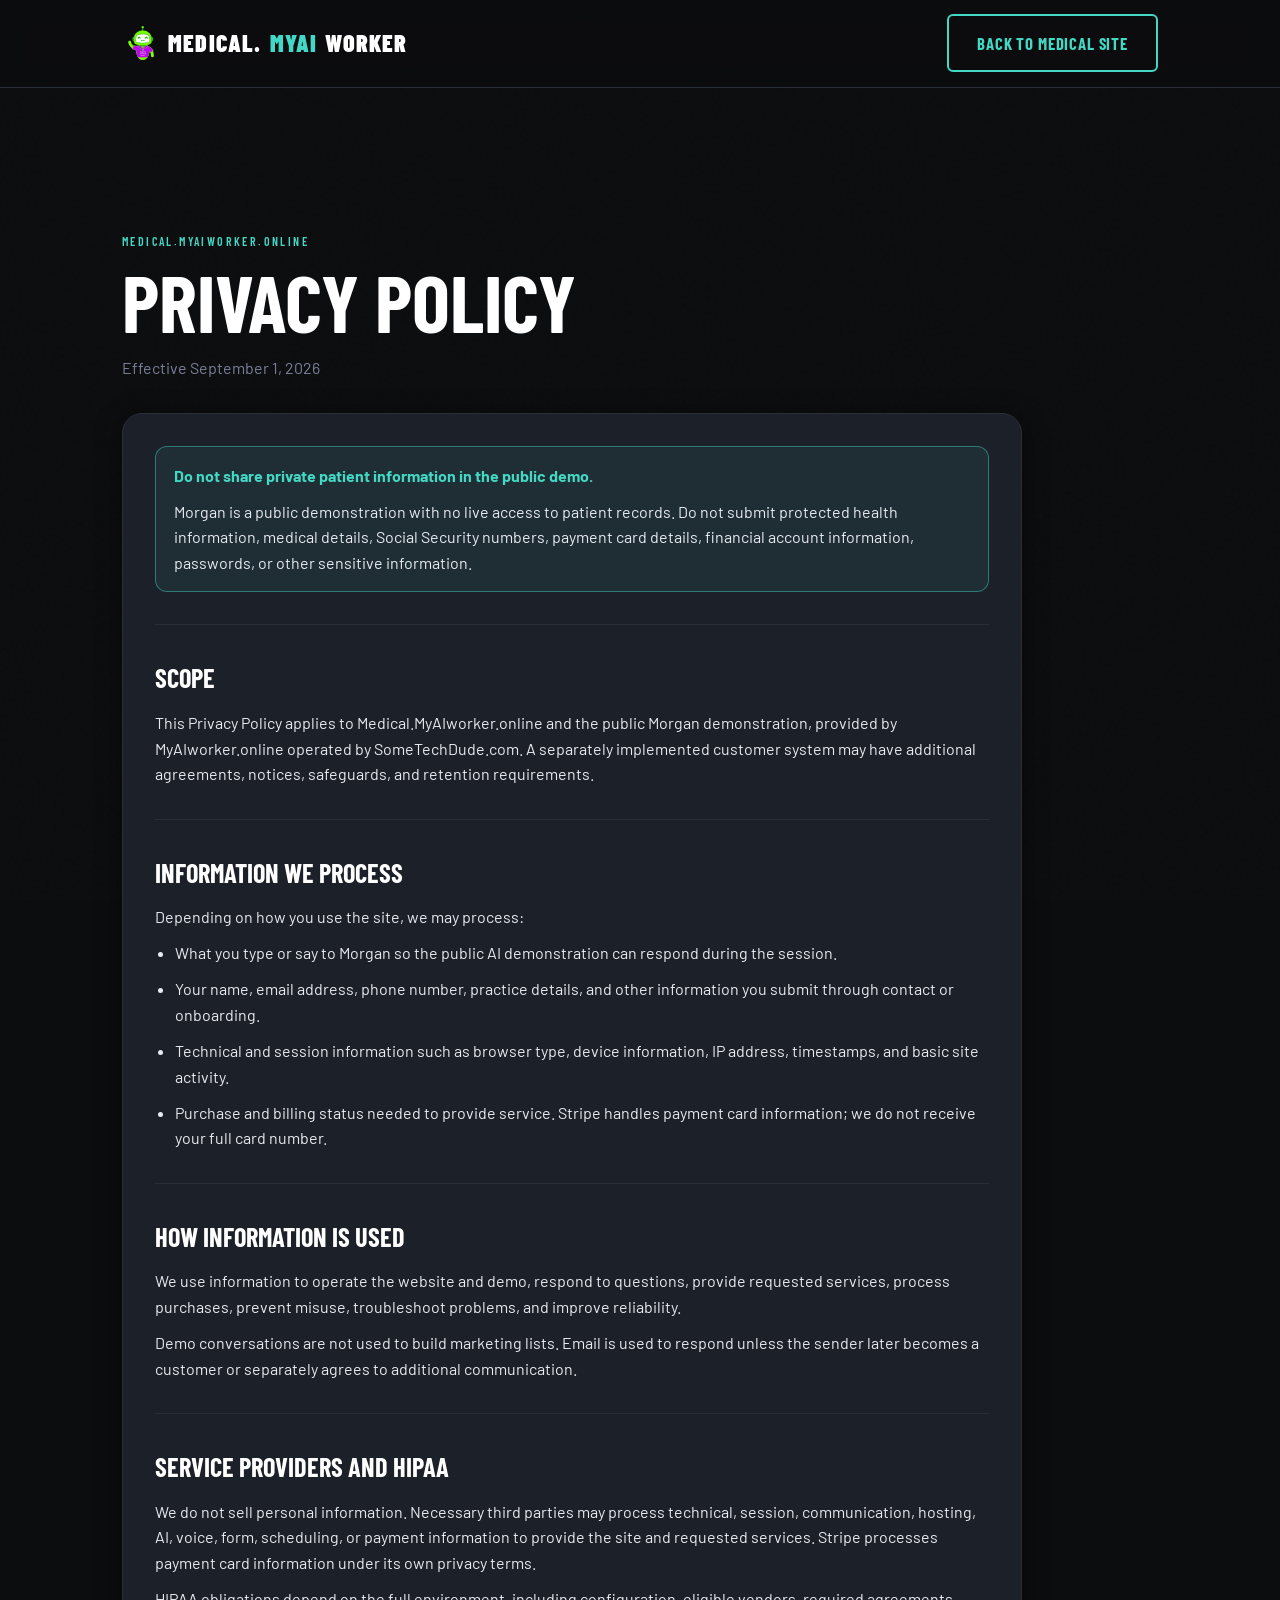
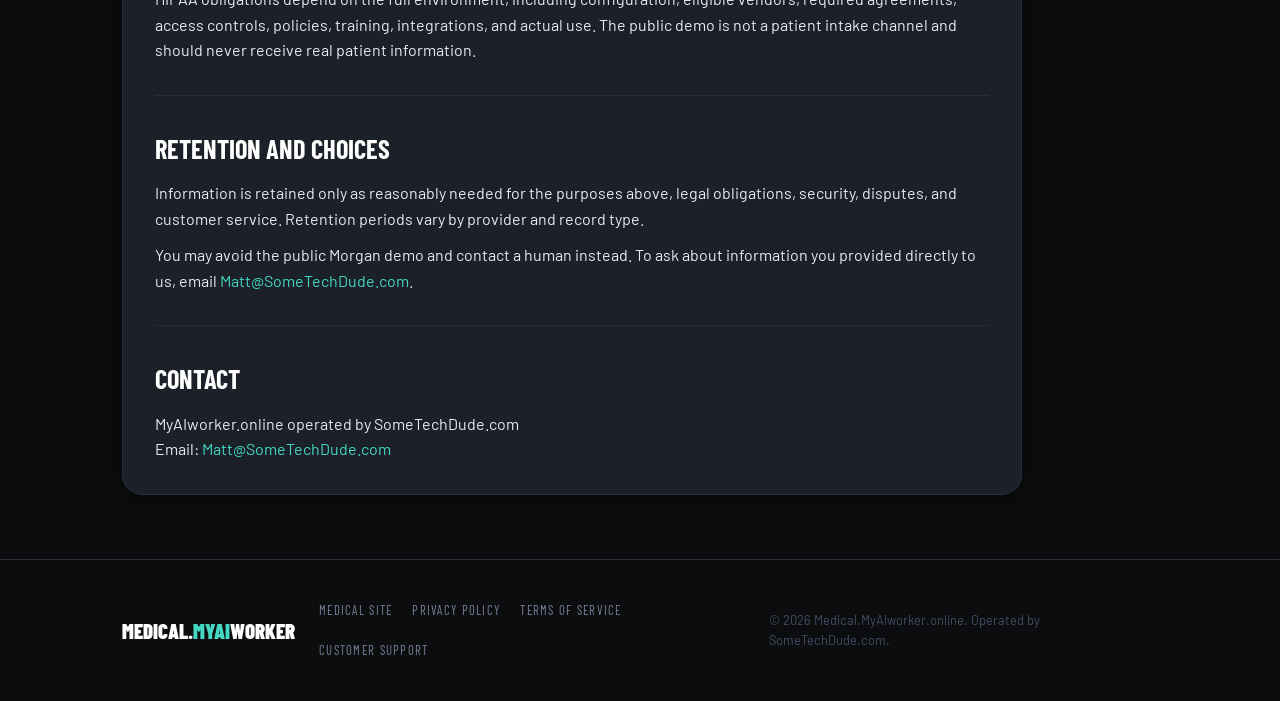
<file: privacy.html>
<!DOCTYPE html><html lang="en"><head><meta charset="UTF-8"><meta name="viewport" content="width=device-width,initial-scale=1"><meta name="description" content="Privacy Policy for Medical.MyAIworker.online and the Morgan AI demonstration."><meta name="robots" content="index, follow"><link rel="canonical" href="https://medical.myaiworker.online/privacy.html"><link rel="icon" href="favicon.ico"><link rel="stylesheet" href="css/style.css?v=20260901-1"><link rel="stylesheet" href="css/medical.css?v=20260901-1"><title>Privacy Policy | Medical.MyAIworker.online</title></head><body>
<nav class="site-nav" aria-label="Main navigation"><div class="container nav-inner"><a href="/" class="nav-logo"><img src="images/logo-512.png" alt="MyAIworker mascot" class="nav-logo-img">Medical.<span>MyAI</span>Worker</a><a href="/" class="btn btn--outline">Back to Medical Site</a></div></nav>
<main class="policy-main"><div class="container"><header class="policy-header"><span class="section-label">Medical.MyAIworker.online</span><h1>Privacy Policy</h1><p>Effective September 1, 2026</p></header><article class="policy-card">
<section class="policy-section policy-callout"><strong>Do not share private patient information in the public demo.</strong><p>Morgan is a public demonstration with no live access to patient records. Do not submit protected health information, medical details, Social Security numbers, payment card details, financial account information, passwords, or other sensitive information.</p></section>
<section class="policy-section"><h2>Scope</h2><p>This Privacy Policy applies to Medical.MyAIworker.online and the public Morgan demonstration, provided by MyAIworker.online operated by SomeTechDude.com. A separately implemented customer system may have additional agreements, notices, safeguards, and retention requirements.</p></section>
<section class="policy-section"><h2>Information We Process</h2><p>Depending on how you use the site, we may process:</p><ul><li>What you type or say to Morgan so the public AI demonstration can respond during the session.</li><li>Your name, email address, phone number, practice details, and other information you submit through contact or onboarding.</li><li>Technical and session information such as browser type, device information, IP address, timestamps, and basic site activity.</li><li>Purchase and billing status needed to provide service. Stripe handles payment card information; we do not receive your full card number.</li></ul></section>
<section class="policy-section"><h2>How Information Is Used</h2><p>We use information to operate the website and demo, respond to questions, provide requested services, process purchases, prevent misuse, troubleshoot problems, and improve reliability.</p><p>Demo conversations are not used to build marketing lists. Email is used to respond unless the sender later becomes a customer or separately agrees to additional communication.</p></section>
<section class="policy-section"><h2>Service Providers and HIPAA</h2><p>We do not sell personal information. Necessary third parties may process technical, session, communication, hosting, AI, voice, form, scheduling, or payment information to provide the site and requested services. Stripe processes payment card information under its own privacy terms.</p><p>HIPAA obligations depend on the full environment, including configuration, eligible vendors, required agreements, access controls, policies, training, integrations, and actual use. The public demo is not a patient intake channel and should never receive real patient information.</p></section>
<section class="policy-section"><h2>Retention and Choices</h2><p>Information is retained only as reasonably needed for the purposes above, legal obligations, security, disputes, and customer service. Retention periods vary by provider and record type.</p><p>You may avoid the public Morgan demo and contact a human instead. To ask about information you provided directly to us, email <a href="mailto:Matt@SomeTechDude.com">Matt@SomeTechDude.com</a>.</p></section>
<section class="policy-section"><h2>Contact</h2><p>MyAIworker.online operated by SomeTechDude.com<br>Email: <a href="mailto:Matt@SomeTechDude.com">Matt@SomeTechDude.com</a></p></section>
</article></div></main><footer class="site-footer"><div class="container footer-inner"><div class="footer-logo">Medical.<span>MyAI</span>Worker</div><nav class="footer-links" aria-label="Footer navigation"><a href="/">Medical Site</a><a href="privacy.html">Privacy Policy</a><a href="terms.html">Terms of Service</a><a href="support.html">Customer Support</a></nav><p class="footer-copy">&copy; 2026 Medical.MyAIworker.online. Operated by SomeTechDude.com.</p></div></footer></body></html>
</file>
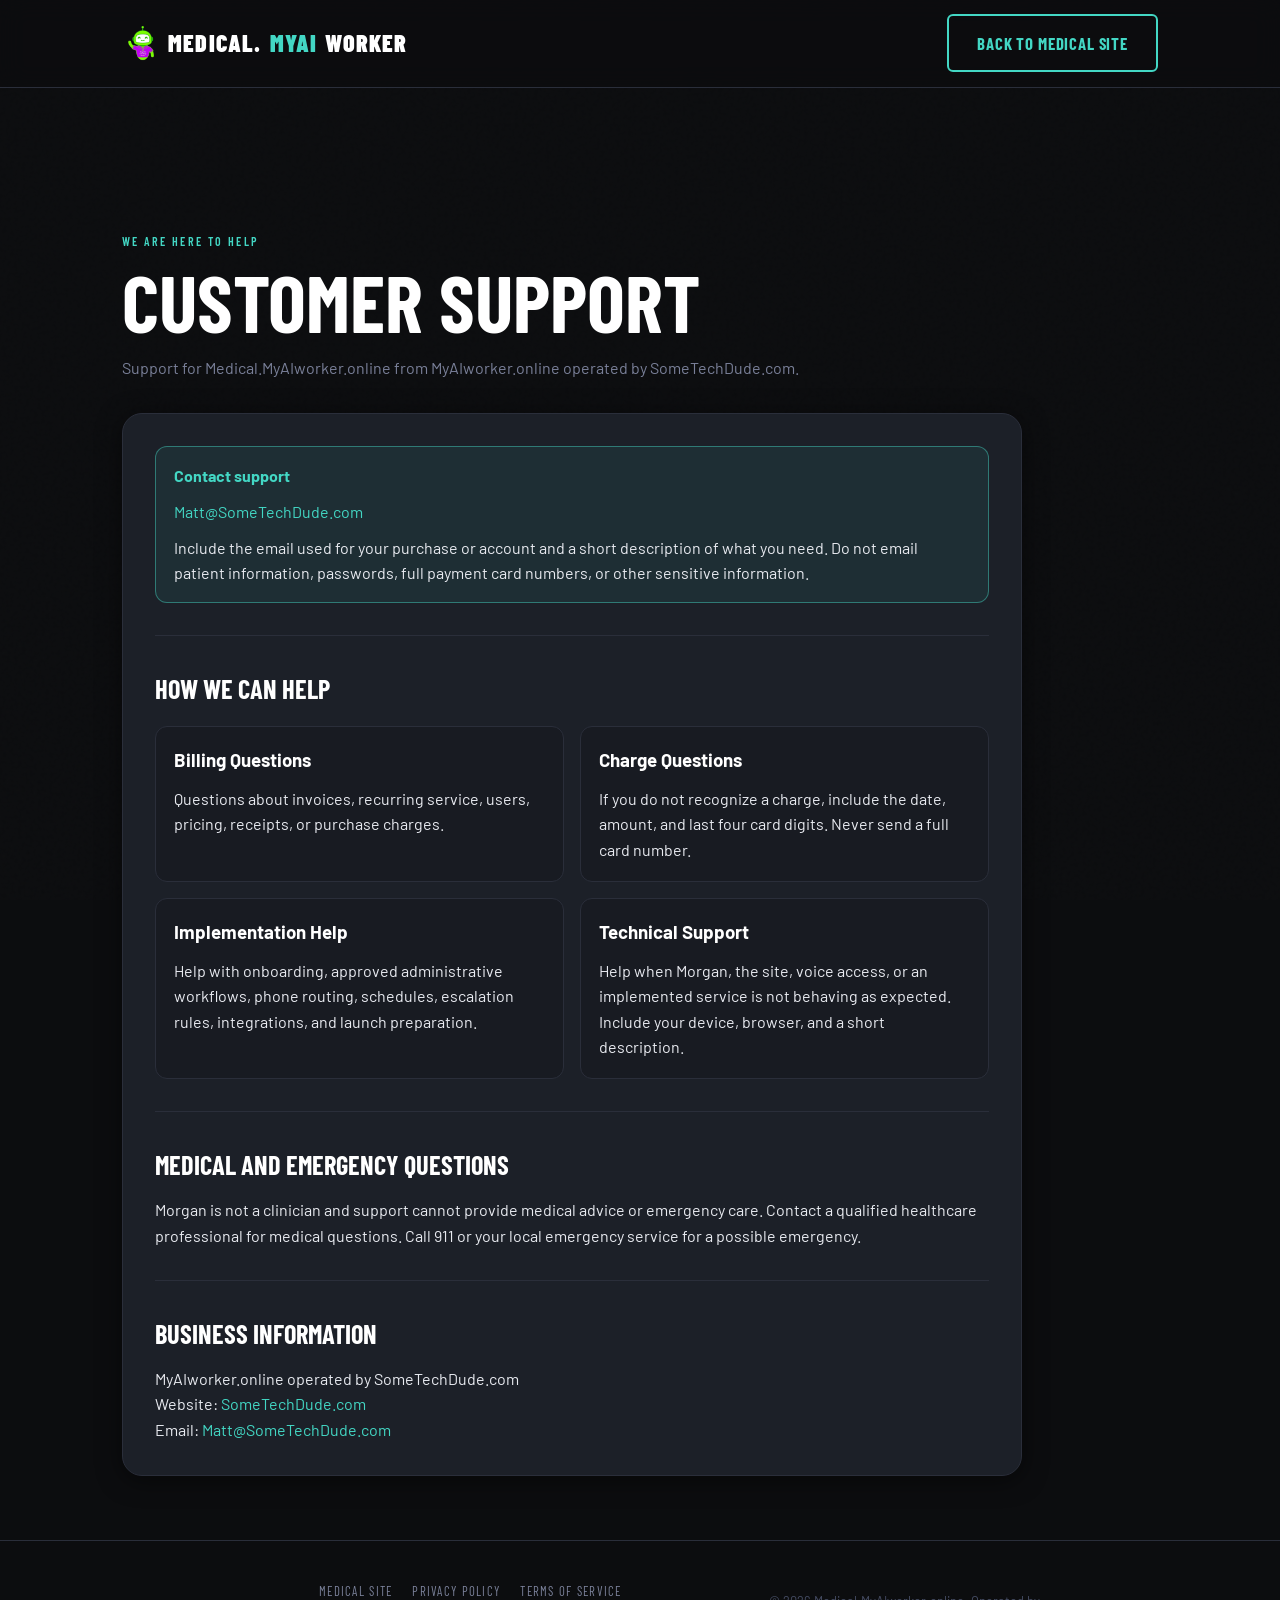
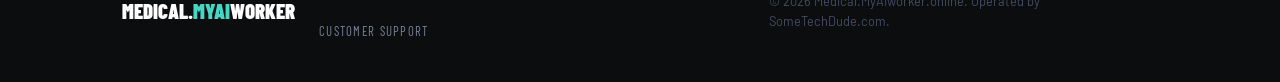
<file: support.html>
<!DOCTYPE html><html lang="en"><head><meta charset="UTF-8"><meta name="viewport" content="width=device-width,initial-scale=1"><meta name="description" content="Customer support for Medical.MyAIworker.online billing, implementation, Morgan, and technical questions."><meta name="robots" content="index, follow"><link rel="canonical" href="https://medical.myaiworker.online/support.html"><link rel="icon" href="favicon.ico"><link rel="stylesheet" href="css/style.css?v=20260901-1"><link rel="stylesheet" href="css/medical.css?v=20260901-1"><title>Customer Support | Medical.MyAIworker.online</title></head><body>
<nav class="site-nav" aria-label="Main navigation"><div class="container nav-inner"><a href="/" class="nav-logo"><img src="images/logo-512.png" alt="MyAIworker mascot" class="nav-logo-img">Medical.<span>MyAI</span>Worker</a><a href="/" class="btn btn--outline">Back to Medical Site</a></div></nav>
<main class="policy-main"><div class="container"><header class="policy-header"><span class="section-label">We Are Here to Help</span><h1>Customer Support</h1><p>Support for Medical.MyAIworker.online from MyAIworker.online operated by SomeTechDude.com.</p></header><article class="policy-card">
<section class="policy-section policy-callout"><strong>Contact support</strong><p><a href="mailto:Matt@SomeTechDude.com">Matt@SomeTechDude.com</a></p><p>Include the email used for your purchase or account and a short description of what you need. Do not email patient information, passwords, full payment card numbers, or other sensitive information.</p></section>
<section class="policy-section"><h2>How We Can Help</h2><div class="support-grid"><div class="support-card"><h3>Billing Questions</h3><p>Questions about invoices, recurring service, users, pricing, receipts, or purchase charges.</p></div><div class="support-card"><h3>Charge Questions</h3><p>If you do not recognize a charge, include the date, amount, and last four card digits. Never send a full card number.</p></div><div class="support-card"><h3>Implementation Help</h3><p>Help with onboarding, approved administrative workflows, phone routing, schedules, escalation rules, integrations, and launch preparation.</p></div><div class="support-card"><h3>Technical Support</h3><p>Help when Morgan, the site, voice access, or an implemented service is not behaving as expected. Include your device, browser, and a short description.</p></div></div></section>
<section class="policy-section"><h2>Medical and Emergency Questions</h2><p>Morgan is not a clinician and support cannot provide medical advice or emergency care. Contact a qualified healthcare professional for medical questions. Call 911 or your local emergency service for a possible emergency.</p></section>
<section class="policy-section"><h2>Business Information</h2><p>MyAIworker.online operated by SomeTechDude.com<br>Website: <a href="https://sometechdude.com" target="_blank" rel="noopener">SomeTechDude.com</a><br>Email: <a href="mailto:Matt@SomeTechDude.com">Matt@SomeTechDude.com</a></p></section>
</article></div></main><footer class="site-footer"><div class="container footer-inner"><div class="footer-logo">Medical.<span>MyAI</span>Worker</div><nav class="footer-links" aria-label="Footer navigation"><a href="/">Medical Site</a><a href="privacy.html">Privacy Policy</a><a href="terms.html">Terms of Service</a><a href="support.html">Customer Support</a></nav><p class="footer-copy">&copy; 2026 Medical.MyAIworker.online. Operated by SomeTechDude.com.</p></div></footer></body></html>
</file>
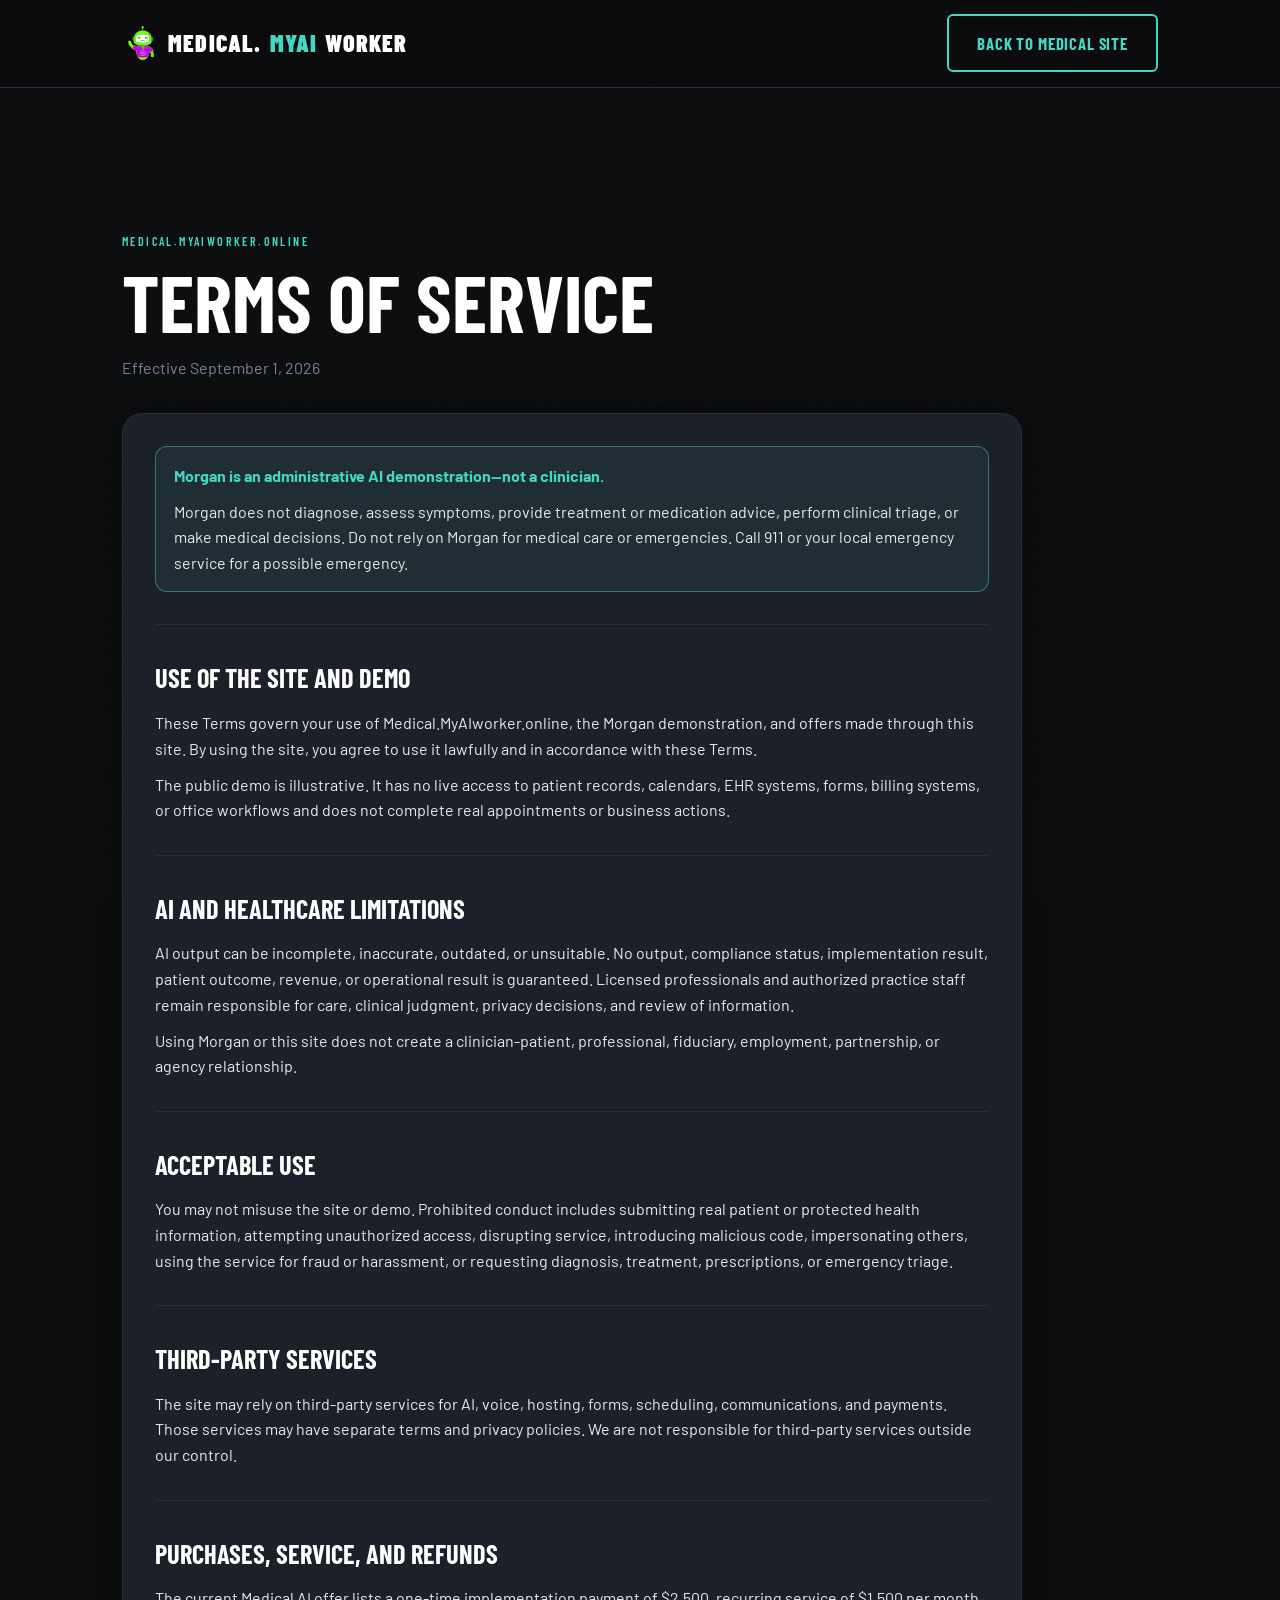
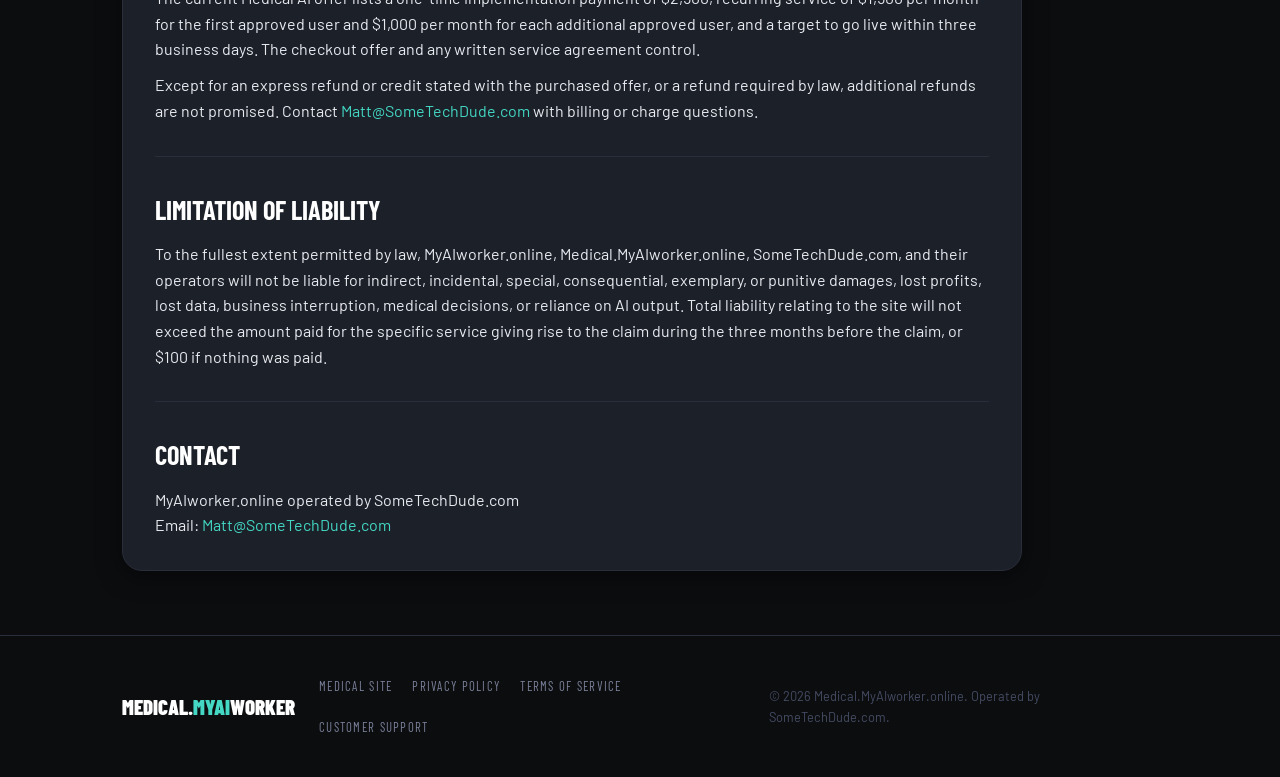
<file: terms.html>
<!DOCTYPE html><html lang="en"><head><meta charset="UTF-8"><meta name="viewport" content="width=device-width,initial-scale=1"><meta name="description" content="Terms of Service for Medical.MyAIworker.online and the Morgan AI demonstration."><meta name="robots" content="index, follow"><link rel="canonical" href="https://medical.myaiworker.online/terms.html"><link rel="icon" href="favicon.ico"><link rel="stylesheet" href="css/style.css?v=20260901-1"><link rel="stylesheet" href="css/medical.css?v=20260901-1"><title>Terms of Service | Medical.MyAIworker.online</title></head><body>
<nav class="site-nav" aria-label="Main navigation"><div class="container nav-inner"><a href="/" class="nav-logo"><img src="images/logo-512.png" alt="MyAIworker mascot" class="nav-logo-img">Medical.<span>MyAI</span>Worker</a><a href="/" class="btn btn--outline">Back to Medical Site</a></div></nav>
<main class="policy-main"><div class="container"><header class="policy-header"><span class="section-label">Medical.MyAIworker.online</span><h1>Terms of Service</h1><p>Effective September 1, 2026</p></header><article class="policy-card">
<section class="policy-section policy-callout"><strong>Morgan is an administrative AI demonstration—not a clinician.</strong><p>Morgan does not diagnose, assess symptoms, provide treatment or medication advice, perform clinical triage, or make medical decisions. Do not rely on Morgan for medical care or emergencies. Call 911 or your local emergency service for a possible emergency.</p></section>
<section class="policy-section"><h2>Use of the Site and Demo</h2><p>These Terms govern your use of Medical.MyAIworker.online, the Morgan demonstration, and offers made through this site. By using the site, you agree to use it lawfully and in accordance with these Terms.</p><p>The public demo is illustrative. It has no live access to patient records, calendars, EHR systems, forms, billing systems, or office workflows and does not complete real appointments or business actions.</p></section>
<section class="policy-section"><h2>AI and Healthcare Limitations</h2><p>AI output can be incomplete, inaccurate, outdated, or unsuitable. No output, compliance status, implementation result, patient outcome, revenue, or operational result is guaranteed. Licensed professionals and authorized practice staff remain responsible for care, clinical judgment, privacy decisions, and review of information.</p><p>Using Morgan or this site does not create a clinician-patient, professional, fiduciary, employment, partnership, or agency relationship.</p></section>
<section class="policy-section"><h2>Acceptable Use</h2><p>You may not misuse the site or demo. Prohibited conduct includes submitting real patient or protected health information, attempting unauthorized access, disrupting service, introducing malicious code, impersonating others, using the service for fraud or harassment, or requesting diagnosis, treatment, prescriptions, or emergency triage.</p></section>
<section class="policy-section"><h2>Third-Party Services</h2><p>The site may rely on third-party services for AI, voice, hosting, forms, scheduling, communications, and payments. Those services may have separate terms and privacy policies. We are not responsible for third-party services outside our control.</p></section>
<section class="policy-section"><h2>Purchases, Service, and Refunds</h2><p>The current Medical AI offer lists a one-time implementation payment of $2,500, recurring service of $1,500 per month for the first approved user and $1,000 per month for each additional approved user, and a target to go live within three business days. The checkout offer and any written service agreement control.</p><p>Except for an express refund or credit stated with the purchased offer, or a refund required by law, additional refunds are not promised. Contact <a href="mailto:Matt@SomeTechDude.com">Matt@SomeTechDude.com</a> with billing or charge questions.</p></section>
<section class="policy-section"><h2>Limitation of Liability</h2><p>To the fullest extent permitted by law, MyAIworker.online, Medical.MyAIworker.online, SomeTechDude.com, and their operators will not be liable for indirect, incidental, special, consequential, exemplary, or punitive damages, lost profits, lost data, business interruption, medical decisions, or reliance on AI output. Total liability relating to the site will not exceed the amount paid for the specific service giving rise to the claim during the three months before the claim, or $100 if nothing was paid.</p></section>
<section class="policy-section"><h2>Contact</h2><p>MyAIworker.online operated by SomeTechDude.com<br>Email: <a href="mailto:Matt@SomeTechDude.com">Matt@SomeTechDude.com</a></p></section>
</article></div></main><footer class="site-footer"><div class="container footer-inner"><div class="footer-logo">Medical.<span>MyAI</span>Worker</div><nav class="footer-links" aria-label="Footer navigation"><a href="/">Medical Site</a><a href="privacy.html">Privacy Policy</a><a href="terms.html">Terms of Service</a><a href="support.html">Customer Support</a></nav><p class="footer-copy">&copy; 2026 Medical.MyAIworker.online. Operated by SomeTechDude.com.</p></div></footer></body></html>
</file>
<file: css/style.css>
/* ============================================================
   MyAIworker.online — style.css
   Mobile-first, fully responsive
   Aesthetic: Industrial-tech, dark, amber accent, gritty-bold
   ============================================================ */

/* ── GOOGLE FONTS ─────────────────────────────────────────── */
@import url('https://fonts.googleapis.com/css2?family=Barlow+Condensed:wght@400;600;700;900&family=Barlow:ital,wght@0,400;0,500;0,600;1,400&display=swap');

/* ── CSS VARIABLES ────────────────────────────────────────── */
:root {
  --clr-bg:         #0c0d0f;
  --clr-bg-2:       #111318;
  --clr-bg-3:       #181b22;
  --clr-surface:    #1c2028;
  --clr-border:     #2a2e3a;
  --clr-amber:      #72FF13;
  --clr-amber-dim:  #5BCC0F;
  --clr-amber-glow: rgba(114, 255, 19, 0.15);
  --clr-green:      #3ecf6e;
  --clr-green-dim:  rgba(62, 207, 110, 0.12);
  --clr-text:       #e8eaf0;
  --clr-text-muted: #7a8099;
  --clr-text-dim:   #454c63;
  --clr-white:      #ffffff;
  --clr-danger:     #e05252;

  --font-display: 'Barlow Condensed', sans-serif;
  --font-body:    'Barlow', sans-serif;

  --radius-sm:  6px;
  --radius-md:  12px;
  --radius-lg:  20px;

  --shadow-amber: 0 0 32px rgba(114, 255, 19, 0.25);
  --shadow-card:  0 4px 24px rgba(0, 0, 0, 0.5);

  --max-w: 1100px;
  --gap:   clamp(1rem, 4vw, 2rem);
}

/* ── RESET ────────────────────────────────────────────────── */
*, *::before, *::after {
  box-sizing: border-box;
  margin: 0;
  padding: 0;
}

html {
  scroll-behavior: smooth;
  font-size: 16px;
}

body {
  background-color: var(--clr-bg);
  color: var(--clr-text);
  font-family: var(--font-body);
  font-size: 1rem;
  line-height: 1.6;
  -webkit-font-smoothing: antialiased;
  overflow-x: hidden;
}

img {
  max-width: 100%;
  height: auto;
  display: block;
}

a {
  color: var(--clr-amber);
  text-decoration: none;
  transition: opacity 0.2s;
}

a:hover { opacity: 0.8; }

ul { list-style: none; }

/* ── NOISE TEXTURE OVERLAY ────────────────────────────────── */
body::before {
  content: '';
  position: fixed;
  inset: 0;
  background-image: url("data:image/svg+xml,%3Csvg viewBox='0 0 256 256' xmlns='http://www.w3.org/2000/svg'%3E%3Cfilter id='noise'%3E%3CfeTurbulence type='fractalNoise' baseFrequency='0.9' numOctaves='4' stitchTiles='stitch'/%3E%3C/filter%3E%3Crect width='100%25' height='100%25' filter='url(%23noise)' opacity='0.04'/%3E%3C/svg%3E");
  pointer-events: none;
  z-index: 0;
  opacity: 0.4;
}

/* ── LAYOUT UTILITIES ─────────────────────────────────────── */
.container {
  width: 100%;
  max-width: var(--max-w);
  margin-inline: auto;
  padding-inline: clamp(1rem, 5vw, 2rem);
}

.section {
  padding-block: clamp(3rem, 8vw, 6rem);
  position: relative;
  z-index: 1;
}

.section--alt {
  background-color: var(--clr-bg-2);
}

.section--dark {
  background-color: var(--clr-bg-3);
}

.section--muted {
  background-color: var(--clr-bg-2);
  border-top: 1px solid rgba(255,255,255,0.06);
  border-bottom: 1px solid rgba(255,255,255,0.06);
}

.text-center { text-align: center; }
.text-amber  { color: var(--clr-amber); }
.text-muted  { color: var(--clr-text-muted); }
.text-green  { color: var(--clr-green); }

/* ── TYPOGRAPHY ───────────────────────────────────────────── */
.display-1 {
  font-family: var(--font-display);
  font-size: clamp(2.8rem, 10vw, 6.5rem);
  font-weight: 900;
  line-height: 0.95;
  letter-spacing: -0.02em;
  text-transform: uppercase;
}

.display-2 {
  font-family: var(--font-display);
  font-size: clamp(2rem, 6vw, 4rem);
  font-weight: 700;
  line-height: 1;
  text-transform: uppercase;
}

.display-3 {
  font-family: var(--font-display);
  font-size: clamp(1.4rem, 4vw, 2.2rem);
  font-weight: 600;
  text-transform: uppercase;
  letter-spacing: 0.02em;
}

.section-label {
  font-family: var(--font-display);
  font-size: 0.75rem;
  font-weight: 600;
  letter-spacing: 0.2em;
  text-transform: uppercase;
  color: var(--clr-amber);
  display: block;
  margin-bottom: 0.75rem;
}

.section-title {
  font-family: var(--font-display);
  font-size: clamp(1.8rem, 5vw, 3rem);
  font-weight: 700;
  text-transform: uppercase;
  line-height: 1.05;
  margin-bottom: 1rem;
}

.section-sub {
  font-size: clamp(1rem, 2.5vw, 1.15rem);
  color: var(--clr-text-muted);
  max-width: 600px;
  line-height: 1.7;
}

/* ── BUTTONS ──────────────────────────────────────────────── */
.btn {
  display: inline-flex;
  align-items: center;
  justify-content: center;
  gap: 0.5rem;
  padding: 0.85rem 1.75rem;
  border-radius: var(--radius-sm);
  font-family: var(--font-display);
  font-size: 1.05rem;
  font-weight: 700;
  letter-spacing: 0.05em;
  text-transform: uppercase;
  border: none;
  cursor: pointer;
  transition: transform 0.15s, box-shadow 0.15s, opacity 0.15s;
  text-decoration: none;
  position: relative;
  overflow: hidden;
  white-space: nowrap;
}

.btn:active { transform: scale(0.97); }

.btn--primary {
  background: var(--clr-amber);
  color: #0c0d0f;
  box-shadow: 0 4px 20px rgba(114, 255, 19, 0.4);
}

.btn--primary:hover {
  box-shadow: 0 6px 30px rgba(114, 255, 19, 0.6);
  opacity: 1;
  transform: translateY(-2px);
}

.btn--outline {
  background: transparent;
  color: var(--clr-amber);
  border: 2px solid var(--clr-amber);
}

.btn--outline:hover {
  background: var(--clr-amber-glow);
  transform: translateY(-2px);
}

.btn--green {
  background: var(--clr-green);
  color: #0c0d0f;
  box-shadow: 0 4px 20px rgba(62, 207, 110, 0.35);
}

.btn--green:hover {
  box-shadow: 0 6px 30px rgba(62, 207, 110, 0.5);
  transform: translateY(-2px);
  opacity: 1;
}

.btn--lg {
  padding: 1.1rem 2.5rem;
  font-size: 1.2rem;
}

.btn--full { width: 100%; }

/* ── NAV ──────────────────────────────────────────────────── */
.site-nav {
  position: sticky;
  top: 0;
  z-index: 900;
  background: rgba(12, 13, 15, 0.92);
  backdrop-filter: blur(12px);
  border-bottom: 1px solid var(--clr-border);
  padding-block: 0.9rem;
}

.nav-inner {
  display: flex;
  align-items: center;
  justify-content: space-between;
  gap: 1rem;
}

.nav-logo {
  font-family: var(--font-display);
  font-size: 1.5rem;
  font-weight: 900;
  text-transform: uppercase;
  letter-spacing: 0.05em;
  color: var(--clr-white);
  text-decoration: none;
}

.nav-logo span { color: var(--clr-amber); }

.nav-logo {
  display: inline-flex;
  align-items: center;
  gap: 0.5rem;
}

.nav-logo-img {
  height: 38px;
  width: auto;
  display: block;
}

.nav-links {
  display: none;
  gap: 1.5rem;
  align-items: center;
}

.nav-links a {
  font-family: var(--font-display);
  font-size: 0.9rem;
  font-weight: 600;
  letter-spacing: 0.1em;
  text-transform: uppercase;
  color: var(--clr-text-muted);
  text-decoration: none;
  transition: color 0.2s;
}

.nav-links a:hover { color: var(--clr-amber); }

.nav-cta { display: none; }

/* ── HERO ─────────────────────────────────────────────────── */
.hero {
  min-height: 100svh;
  display: flex;
  flex-direction: column;
  justify-content: center;
  position: relative;
  overflow: hidden;
  padding-block: clamp(4rem, 10vw, 6rem);
}

.hero-bg {
  position: absolute;
  inset: 0;
  background:
    radial-gradient(ellipse 80% 60% at 50% 0%, rgba(114,255,19,0.08) 0%, transparent 70%),
    radial-gradient(ellipse 60% 40% at 100% 100%, rgba(62,207,110,0.04) 0%, transparent 60%);
  z-index: 0;
}

.hero-grid-lines {
  position: absolute;
  inset: 0;
  background-image:
    linear-gradient(rgba(114,255,19,0.04) 1px, transparent 1px),
    linear-gradient(90deg, rgba(114,255,19,0.04) 1px, transparent 1px);
  background-size: 60px 60px;
  z-index: 0;
}

.hero-content {
  position: relative;
  z-index: 1;
}

.hero-eyebrow {
  display: inline-flex;
  align-items: center;
  gap: 0.5rem;
  background: var(--clr-amber-glow);
  border: 1px solid rgba(114,255,19,0.3);
  border-radius: 100px;
  padding: 0.35rem 1rem;
  font-family: var(--font-display);
  font-size: 0.75rem;
  font-weight: 600;
  letter-spacing: 0.15em;
  text-transform: uppercase;
  color: var(--clr-amber);
  margin-bottom: 1.5rem;
}

.hero-eyebrow .dot {
  width: 7px;
  height: 7px;
  background: var(--clr-green);
  border-radius: 50%;
  animation: blink 2s infinite;
}

@keyframes blink {
  0%, 100% { opacity: 1; }
  50%       { opacity: 0.3; }
}

.hero-title {
  margin-bottom: 1.5rem;
}

.hero-title .line-1 { color: var(--clr-white); }
.hero-title .line-2 { color: var(--clr-amber); }
.hero-title .line-3 { color: var(--clr-text-muted); font-weight: 400; }

/* ── VIDEO SHOWCASE ───────────────────────────────────────── */
.video-showcase {
  background: var(--clr-bg-2);
}

.video-showcase-inner {
  display: grid;
  gap: 2rem;
  align-items: center;
}

.video-showcase-copy .section-sub {
  margin-bottom: 0;
}

.video-embed {
  position: relative;
  width: 100%;
  aspect-ratio: 16 / 9;
  overflow: hidden;
  border: 1px solid var(--clr-border);
  border-radius: var(--radius-lg);
  background: #000;
  box-shadow: var(--shadow-amber);
}

.video-embed iframe {
  position: absolute;
  inset: 0;
  width: 100%;
  height: 100%;
  border: 0;
}

@media (min-width: 900px) {
  .video-showcase-inner {
    grid-template-columns: minmax(0, 0.8fr) minmax(0, 1.2fr);
    gap: 3rem;
  }
}

.hero-desc {
  font-size: clamp(1rem, 2.5vw, 1.2rem);
  color: var(--clr-text-muted);
  max-width: 540px;
  margin-bottom: 2rem;
  line-height: 1.7;
}

.hero-actions {
  display: flex;
  flex-direction: column;
  gap: 0.75rem;
  margin-bottom: 2.5rem;
}

.hero-talk-btn {
  min-width: min(100%, 320px);
  padding: 1.15rem 2rem;
  font-size: 1.2rem;
}

.hero-voice-prompt {
  display: flex;
  align-items: center;
  gap: 0.75rem;
  padding: 1rem 1.25rem;
  background: var(--clr-surface);
  border: 1px solid var(--clr-border);
  border-left: 3px solid var(--clr-amber);
  border-radius: var(--radius-md);
  font-size: 0.95rem;
  color: var(--clr-text-muted);
  cursor: pointer;
  transition: border-color 0.2s, background 0.2s;
}

.hero-voice-prompt:hover {
  background: var(--clr-bg-3);
  border-color: var(--clr-amber);
}

.hero-voice-prompt .mic-icon {
  width: 40px;
  height: 40px;
  background: var(--clr-amber);
  border-radius: 50%;
  display: flex;
  align-items: center;
  justify-content: center;
  flex-shrink: 0;
  animation: micPulse 2.5s infinite;
}

@keyframes micPulse {
  0%, 100% { box-shadow: 0 0 0 0 rgba(114,255,19,0.5); }
  50%       { box-shadow: 0 0 0 10px rgba(114,255,19,0); }
}

.hero-stats {
  display: flex;
  flex-wrap: wrap;
  gap: 1.5rem;
}

.hero-stat {
  display: flex;
  flex-direction: column;
}

.hero-stat .num {
  font-family: var(--font-display);
  font-size: 2rem;
  font-weight: 900;
  color: var(--clr-amber);
  line-height: 1;
}

.hero-stat .label {
  font-size: 0.8rem;
  color: var(--clr-text-muted);
  text-transform: uppercase;
  letter-spacing: 0.08em;
}

/* ── HOW IT WORKS ─────────────────────────────────────────── */
.steps-grid {
  display: grid;
  gap: 1.5rem;
  margin-top: 2.5rem;
}

.step-card {
  background: var(--clr-surface);
  border: 1px solid var(--clr-border);
  border-radius: var(--radius-md);
  padding: 1.5rem;
  display: flex;
  gap: 1.25rem;
  align-items: flex-start;
  transition: border-color 0.2s, transform 0.2s;
}

.step-card:hover {
  border-color: var(--clr-amber);
  transform: translateY(-3px);
}

.step-num {
  font-family: var(--font-display);
  font-size: 2.5rem;
  font-weight: 900;
  color: var(--clr-amber);
  line-height: 1;
  min-width: 2.5rem;
  opacity: 0.6;
}

.step-body h3 {
  font-family: var(--font-display);
  font-size: 1.2rem;
  font-weight: 700;
  text-transform: uppercase;
  margin-bottom: 0.4rem;
  color: var(--clr-white);
}

.step-body p {
  font-size: 0.95rem;
  color: var(--clr-text-muted);
  line-height: 1.6;
}

.step-body p + p {
  margin-top: 0.75rem;
}

/* ── FEATURE LIST ─────────────────────────────────────────── */
.feature-list {
  display: grid;
  gap: 0.75rem;
  margin-top: 1.5rem;
}

.feature-item {
  display: flex;
  align-items: flex-start;
  gap: 0.75rem;
  font-size: 0.95rem;
  color: var(--clr-text-muted);
}

.feature-item .check {
  color: var(--clr-green);
  font-size: 1.1rem;
  margin-top: 0.05rem;
  flex-shrink: 0;
}

.feature-item strong { color: var(--clr-text); }

/* ── COMPARISON TABLE ─────────────────────────────────────── */
.comparison-wrap {
  overflow-x: auto;
  border-radius: var(--radius-md);
  border: 1px solid var(--clr-border);
  margin-top: 2rem;
}

.comparison-table {
  width: 100%;
  min-width: 560px;
  border-collapse: collapse;
  font-size: 0.9rem;
}

.comparison-table th {
  background: var(--clr-surface);
  font-family: var(--font-display);
  font-size: 0.75rem;
  letter-spacing: 0.15em;
  text-transform: uppercase;
  color: var(--clr-text-muted);
  padding: 0.85rem 1rem;
  text-align: left;
  border-bottom: 1px solid var(--clr-border);
}

.comparison-table td {
  padding: 0.85rem 1rem;
  border-bottom: 1px solid var(--clr-border);
  color: var(--clr-text-muted);
  vertical-align: middle;
}

.comparison-table tr:last-child td { border-bottom: none; }

.comparison-table tr:hover td {
  background: rgba(114,255,19,0.03);
}

.comparison-table .highlight-row td {
  background: rgba(114,255,19,0.06);
  color: var(--clr-text);
  font-weight: 600;
}

.comparison-table .highlight-row td:first-child {
  color: var(--clr-amber);
  font-family: var(--font-display);
  font-size: 1rem;
}

.strike {
  text-decoration: line-through;
  opacity: 0.5;
}

/* ── ADVANCED AI NOTE ─────────────────────────────────────── */
.advanced-note {
  margin-top: 2rem;
  padding: 1.25rem 1.5rem;
  border: 1px solid var(--clr-border);
  border-left: 3px solid var(--clr-text-dim);
  border-radius: var(--radius-md);
  font-size: 0.9rem;
  color: var(--clr-text-muted);
  background: var(--clr-surface);
}

.advanced-note a {
  color: var(--clr-amber);
}

/* ── TESTIMONIAL / TRUST BAR ──────────────────────────────── */
.trust-bar {
  display: flex;
  flex-wrap: wrap;
  gap: 1.5rem;
  justify-content: center;
  margin-top: 2rem;
  padding: 1.5rem;
  background: var(--clr-surface);
  border: 1px solid var(--clr-border);
  border-radius: var(--radius-md);
}

.trust-item {
  display: flex;
  align-items: center;
  gap: 0.5rem;
  font-size: 0.85rem;
  color: var(--clr-text-muted);
  font-family: var(--font-display);
  font-weight: 600;
  letter-spacing: 0.05em;
  text-transform: uppercase;
}

.trust-item .icon { font-size: 1.1rem; }

/* ── FOOTER ───────────────────────────────────────────────── */
.site-footer {
  background: var(--clr-bg);
  border-top: 1px solid var(--clr-border);
  padding-block: 2.5rem;
  position: relative;
  z-index: 1;
}

.footer-inner {
  display: flex;
  flex-direction: column;
  gap: 1.5rem;
  align-items: center;
  text-align: center;
}

.footer-logo {
  font-family: var(--font-display);
  font-size: 1.3rem;
  font-weight: 900;
  text-transform: uppercase;
  color: var(--clr-white);
}

.footer-logo span { color: var(--clr-amber); }

.footer-links {
  display: flex;
  flex-wrap: wrap;
  gap: 1.25rem;
  justify-content: center;
}

.footer-links a {
  font-family: var(--font-display);
  font-size: 0.8rem;
  letter-spacing: 0.1em;
  text-transform: uppercase;
  color: var(--clr-text-muted);
}

.footer-links a:hover { color: var(--clr-amber); }

.footer-copy {
  font-size: 0.8rem;
  color: var(--clr-text-dim);
}

.footer-copy a { color: var(--clr-text-dim); }
.footer-copy a:hover { color: var(--clr-amber); }

/* ── ANIMATIONS ───────────────────────────────────────────── */
@keyframes fadeUp {
  from { opacity: 0; transform: translateY(24px); }
  to   { opacity: 1; transform: translateY(0); }
}

.fade-up {
  animation: fadeUp 0.6s ease both;
}

.fade-up-1 { animation-delay: 0.1s; }
.fade-up-2 { animation-delay: 0.2s; }
.fade-up-3 { animation-delay: 0.3s; }
.fade-up-4 { animation-delay: 0.4s; }
.fade-up-5 { animation-delay: 0.5s; }

/* ── RESPONSIVE: TABLET 640px+ ────────────────────────────── */
@media (min-width: 640px) {
  .hero-actions {
    flex-direction: row;
    flex-wrap: wrap;
  }

  .steps-grid {
    grid-template-columns: 1fr 1fr;
  }
}

/* ── RESPONSIVE: DESKTOP 900px+ ───────────────────────────── */
@media (min-width: 900px) {
  .nav-links { display: flex; }
  .nav-cta   { display: flex; }

  .steps-grid {
    grid-template-columns: repeat(3, 1fr);
  }

  .footer-inner {
    flex-direction: row;
    justify-content: space-between;
    text-align: left;
  }

  .footer-links { justify-content: flex-start; }
}
/* ── CALCULATORS, POLICY, AND SUPPORT PAGES ───────────────── */
.time-calculator-section { background: linear-gradient(180deg, var(--clr-bg-2), var(--clr-bg)); }
.time-calculator-shell { display: grid; gap: 1.5rem; margin-top: 2.5rem; }
.time-calculator-form, .time-results, .plan-calculator, .roi-box, .policy-card { padding: clamp(1.15rem, 4vw, 2rem); border: 1px solid var(--clr-border); border-radius: var(--radius-lg); background: var(--clr-surface); box-shadow: var(--shadow-card); }
.time-table-heading { display: flex; flex-direction: column; justify-content: space-between; gap: .75rem; margin-bottom: 1rem; }
.time-table-heading h3, .time-recommendations h3, .roi-box h3 { color: var(--clr-white); font-family: var(--font-display); font-size: 1.4rem; text-transform: uppercase; }
.time-table-heading p, .privacy-note, .conversation-note, .estimate-note, .roi-box p { color: var(--clr-text-muted); font-size: .84rem; }
.time-table-key, .assist-rate { display: inline-flex; width: fit-content; padding: .3rem .55rem; border-radius: 999px; background: rgba(67,215,196,.12); color: var(--clr-amber); font-size: .78rem; font-weight: 800; text-transform: uppercase; }
.time-task-table { width: 100%; border-collapse: collapse; }
.time-task-table caption { position: absolute; width: 1px; height: 1px; overflow: hidden; clip: rect(0,0,0,0); }
.time-task-table thead { display: none; }
.time-task-table tbody { display: grid; gap: .8rem; }
.time-task-table tbody tr, .time-task-table tfoot tr { display: block; padding: 1rem; border: 1px solid var(--clr-border); border-radius: var(--radius-md); background: var(--clr-bg-3); }
.time-task-table th, .time-task-table td { display: block; text-align: left; }
.time-task-table tbody th { padding-bottom: .65rem; color: var(--clr-white); }
.time-task-table tbody td, .time-task-table tfoot td { display: grid; grid-template-columns: minmax(0,1fr) auto; align-items: center; gap: .75rem; padding: .55rem 0; border-bottom: 1px solid var(--clr-border); }
.time-task-table td:last-child { border-bottom: 0; }
.time-task-table td::before { content: attr(data-label); color: var(--clr-text-muted); font-size: .7rem; font-weight: 700; text-transform: uppercase; }
.time-task-table tfoot { display: block; margin-top: .8rem; }
.time-task-table input, .plan-calculator input, .plan-calculator select, .roi-box input { width: 100%; min-height: 46px; padding: .65rem .75rem; border: 1px solid var(--clr-border); border-radius: var(--radius-sm); background: var(--clr-bg); color: var(--clr-white); font: inherit; }
.time-table-input, .currency-input { display: grid; grid-template-columns: 76px auto; align-items: center; gap: .5rem; }
.time-table-input small, .currency-input small { color: var(--clr-text-muted); font-size: .72rem; white-space: nowrap; }
.time-calculator-controls { display: grid; gap: 1rem; margin-top: 1.25rem; }
.hourly-value { display: grid; gap: .7rem; padding: 1rem; border: 1px solid rgba(67,215,196,.35); border-radius: var(--radius-md); background: rgba(67,215,196,.08); }
.currency-input { grid-template-columns: auto minmax(90px,1fr) auto; }
.time-result-primary { display: block; margin-top: .4rem; color: var(--clr-amber); font-family: var(--font-display); font-size: clamp(2.2rem,7vw,4.3rem); line-height: .95; text-transform: uppercase; }
.time-result-summary { margin-top: .9rem; }
.time-metrics { display: grid; grid-template-columns: 1fr 1fr; gap: .75rem; margin-top: 1.4rem; }
.time-metrics>div { padding: 1rem; border: 1px solid var(--clr-border); border-radius: var(--radius-md); background: var(--clr-bg-3); }
.time-metrics span { display: block; color: var(--clr-text-muted); font-size: .72rem; text-transform: uppercase; }
.time-metrics strong { color: var(--clr-white); font-family: var(--font-display); font-size: 1.6rem; }
.time-recommendations { margin-top: 1.4rem; }
.time-recommendations ol { display: grid; gap: .65rem; margin: .75rem 0 0 1.25rem; }
.time-result-actions { display: flex; flex-direction: column; gap: .75rem; margin-top: 1.2rem; }
.plan-calculator { display: grid; gap: 1.5rem; margin-top: 2rem; }
.calculator-fields, .plan-calculator label, .roi-box { display: grid; gap: 1rem; }
.plan-calculator label, .roi-box label { color: var(--clr-text); font-weight: 600; }
.calculator-result { display: flex; flex-direction: column; align-items: flex-start; gap: .45rem; padding: 1.5rem; border-radius: var(--radius-md); background: var(--clr-bg-3); }
.result-label { color: var(--clr-text-muted); font-size: .78rem; text-transform: uppercase; }
.result-plan { color: var(--clr-amber); font-family: var(--font-display); font-size: clamp(1.6rem,5vw,2.3rem); }
.roi-box { margin-top: 1.25rem; }
.roi-result strong { color: var(--clr-amber); font-family: var(--font-display); font-size: 1.65rem; }
.policy-main { position: relative; z-index: 1; padding-block: clamp(6.5rem,12vw,9rem) 4rem; }
.policy-header { max-width: 780px; margin-bottom: 2rem; }
.policy-header h1 { margin-top: .5rem; color: var(--clr-white); font-family: var(--font-display); font-size: clamp(2.6rem,8vw,5rem); line-height: .95; text-transform: uppercase; }
.policy-header p { margin-top: 1rem; color: var(--clr-text-muted); }
.policy-card { max-width: 900px; }
.policy-section+.policy-section { margin-top: 2rem; padding-top: 2rem; border-top: 1px solid var(--clr-border); }
.policy-section h2 { color: var(--clr-white); font-family: var(--font-display); font-size: 1.65rem; text-transform: uppercase; }
.policy-section h3 { margin-top: 1.15rem; color: var(--clr-white); }
.policy-section p, .policy-section li { margin-top: .65rem; }
.policy-section ul { margin-top: .65rem; padding-left: 1.25rem; list-style: disc; }
.policy-callout { padding: 1rem 1.15rem; border: 1px solid rgba(67,215,196,.45); border-radius: var(--radius-md); background: rgba(67,215,196,.08); }
.policy-callout strong { color: var(--clr-amber); }
.support-grid { display: grid; gap: 1rem; margin-top: 1rem; }
.support-card { padding: 1.15rem; border: 1px solid var(--clr-border); border-radius: var(--radius-md); background: var(--clr-bg-3); }
.support-card h3 { margin-top: 0; }
@media(min-width:760px){.time-task-table{display:table}.time-task-table thead{display:table-header-group}.time-task-table tbody{display:table-row-group}.time-task-table tfoot{display:table-footer-group}.time-task-table tbody tr,.time-task-table tfoot tr{display:table-row;padding:0;border:0;background:transparent}.time-task-table th,.time-task-table td{display:table-cell;padding:1rem;border-bottom:1px solid var(--clr-border);vertical-align:middle}.time-task-table tbody td,.time-task-table tfoot td{display:table-cell}.time-task-table td::before{content:none}.time-calculator-controls{grid-template-columns:minmax(0,1fr) auto}.support-grid{grid-template-columns:1fr 1fr}}
@media(min-width:900px){.time-calculator-shell{grid-template-columns:minmax(0,1.4fr) minmax(320px,.8fr);align-items:start}.plan-calculator{grid-template-columns:minmax(0,1fr) minmax(320px,.9fr)}}
</file>
<file: css/medical.css>
:root{--clr-amber:#43d7c4}.medical-hero .hero-bg{background:radial-gradient(circle at 72% 32%,rgba(67,215,196,.17),transparent 35%),radial-gradient(circle at 18% 70%,rgba(73,121,255,.13),transparent 32%)}.boundary-note{max-width:760px;margin:1.25rem 0 0;padding-left:1rem;border-left:3px solid #43d7c4;color:#aabfc0;font-size:.92rem}.hero-voice-action{max-width:780px;margin-top:2rem}.morgan-voice-launch{display:grid;grid-template-columns:auto 1fr auto;align-items:center;gap:1.25rem;width:100%;padding:1.35rem 1.6rem;border:1px solid rgba(148,255,239,.72);border-radius:20px;background:linear-gradient(120deg,#43d7c4,#91f4df);color:#061314;text-align:left;cursor:pointer;box-shadow:0 18px 55px rgba(67,215,196,.3);transition:transform .2s ease,box-shadow .2s ease}.morgan-voice-launch:hover{transform:translateY(-3px);box-shadow:0 24px 70px rgba(67,215,196,.42)}.morgan-voice-launch:focus-visible{outline:3px solid #fff;outline-offset:4px}.morgan-voice-icon{display:grid;place-items:center;width:58px;height:58px;border-radius:50%;background:#071516;color:#43d7c4;font-size:1.25rem;box-shadow:0 0 0 8px rgba(7,21,22,.12)}.morgan-voice-copy{display:flex;flex-direction:column;gap:.2rem}.morgan-voice-copy strong{font-size:clamp(1.35rem,3vw,2rem);line-height:1.05}.morgan-voice-copy small{font-size:.96rem;font-weight:700;opacity:.75}.morgan-voice-arrow{font-size:2.2rem;font-weight:700}.specialty-grid{display:grid;grid-template-columns:repeat(3,1fr);gap:1.2rem;margin-top:3rem}.specialty-card{position:relative;padding:2rem;border:1px solid rgba(67,215,196,.2);border-radius:18px;background:linear-gradient(145deg,rgba(18,44,46,.88),rgba(9,23,25,.96));box-shadow:0 18px 50px rgba(0,0,0,.18)}.specialty-card:before{content:"";position:absolute;inset:0 auto 0 0;width:3px;border-radius:18px;background:#43d7c4}.specialty-kicker{color:#43d7c4;text-transform:uppercase;letter-spacing:.14em;font-weight:800;font-size:.75rem}.specialty-card h3{font-size:1.45rem;margin:.7rem 0}.specialty-card p,.specialty-card li{color:#b7c7c8;line-height:1.65}.specialty-card ul{margin:1.2rem 0 0;padding-left:1.1rem}.capability-grid{grid-template-columns:repeat(2,1fr)}.privacy-section{background:linear-gradient(130deg,#071516,#0c2627)}.privacy-layout{display:grid;grid-template-columns:.9fr 1.1fr;gap:4rem;align-items:center}.privacy-panel{padding:2rem;border:1px solid rgba(67,215,196,.25);border-radius:20px;background:rgba(255,255,255,.04)}.privacy-panel h3{font-size:1.35rem}.privacy-list{display:grid;gap:.85rem;margin:1.5rem 0;padding-left:1.2rem;color:#c2d2d2}.privacy-panel p{color:#9eb2b2;line-height:1.65}#aiw-fab .ico-chat,#aiw-fab .ico-close{font-size:1.4rem;font-weight:800}.price-now .price-amount,.monthly-price-highlight{color:#43d7c4!important}@media(max-width:900px){.specialty-grid,.privacy-layout{grid-template-columns:1fr}.privacy-layout{gap:2rem}.capability-grid{grid-template-columns:1fr}}@media(max-width:600px){.specialty-card,.privacy-panel{padding:1.4rem}.boundary-note{font-size:.84rem}.medical-hero .hero-title{font-size:clamp(2.6rem,14vw,4rem)}.morgan-voice-launch{gap:.85rem;padding:1.1rem}.morgan-voice-icon{width:46px;height:46px}.morgan-voice-arrow{display:none}.morgan-voice-copy small{font-size:.82rem}}

/* Primary hero voice action — intentionally oversized. */
.hero-voice-action{width:min(100%,1050px);max-width:none;margin:2.35rem 0 2.75rem}
.morgan-voice-launch{min-height:160px;gap:2rem;padding:2rem 2.5rem;border-width:2px;border-radius:28px;box-shadow:0 22px 75px rgba(67,215,196,.38),inset 0 1px 0 rgba(255,255,255,.45)}
.morgan-voice-icon{width:88px;height:88px;font-size:1.65rem;box-shadow:0 0 0 12px rgba(7,21,22,.12)}
.morgan-voice-copy{gap:.55rem}
.morgan-voice-copy strong{font-size:clamp(2rem,4.1vw,3.5rem);letter-spacing:-.025em}
.morgan-voice-copy small{font-size:clamp(1rem,1.6vw,1.3rem)}
.morgan-voice-arrow{font-size:3.35rem}
@media(max-width:600px){.hero-voice-action{margin:1.8rem 0 2.2rem}.morgan-voice-launch{min-height:126px;padding:1.4rem 1.25rem;border-radius:22px}.morgan-voice-icon{width:62px;height:62px;box-shadow:0 0 0 8px rgba(7,21,22,.12)}.morgan-voice-copy strong{font-size:clamp(1.55rem,8vw,2.15rem)}.morgan-voice-copy small{font-size:.9rem}}
</file>
